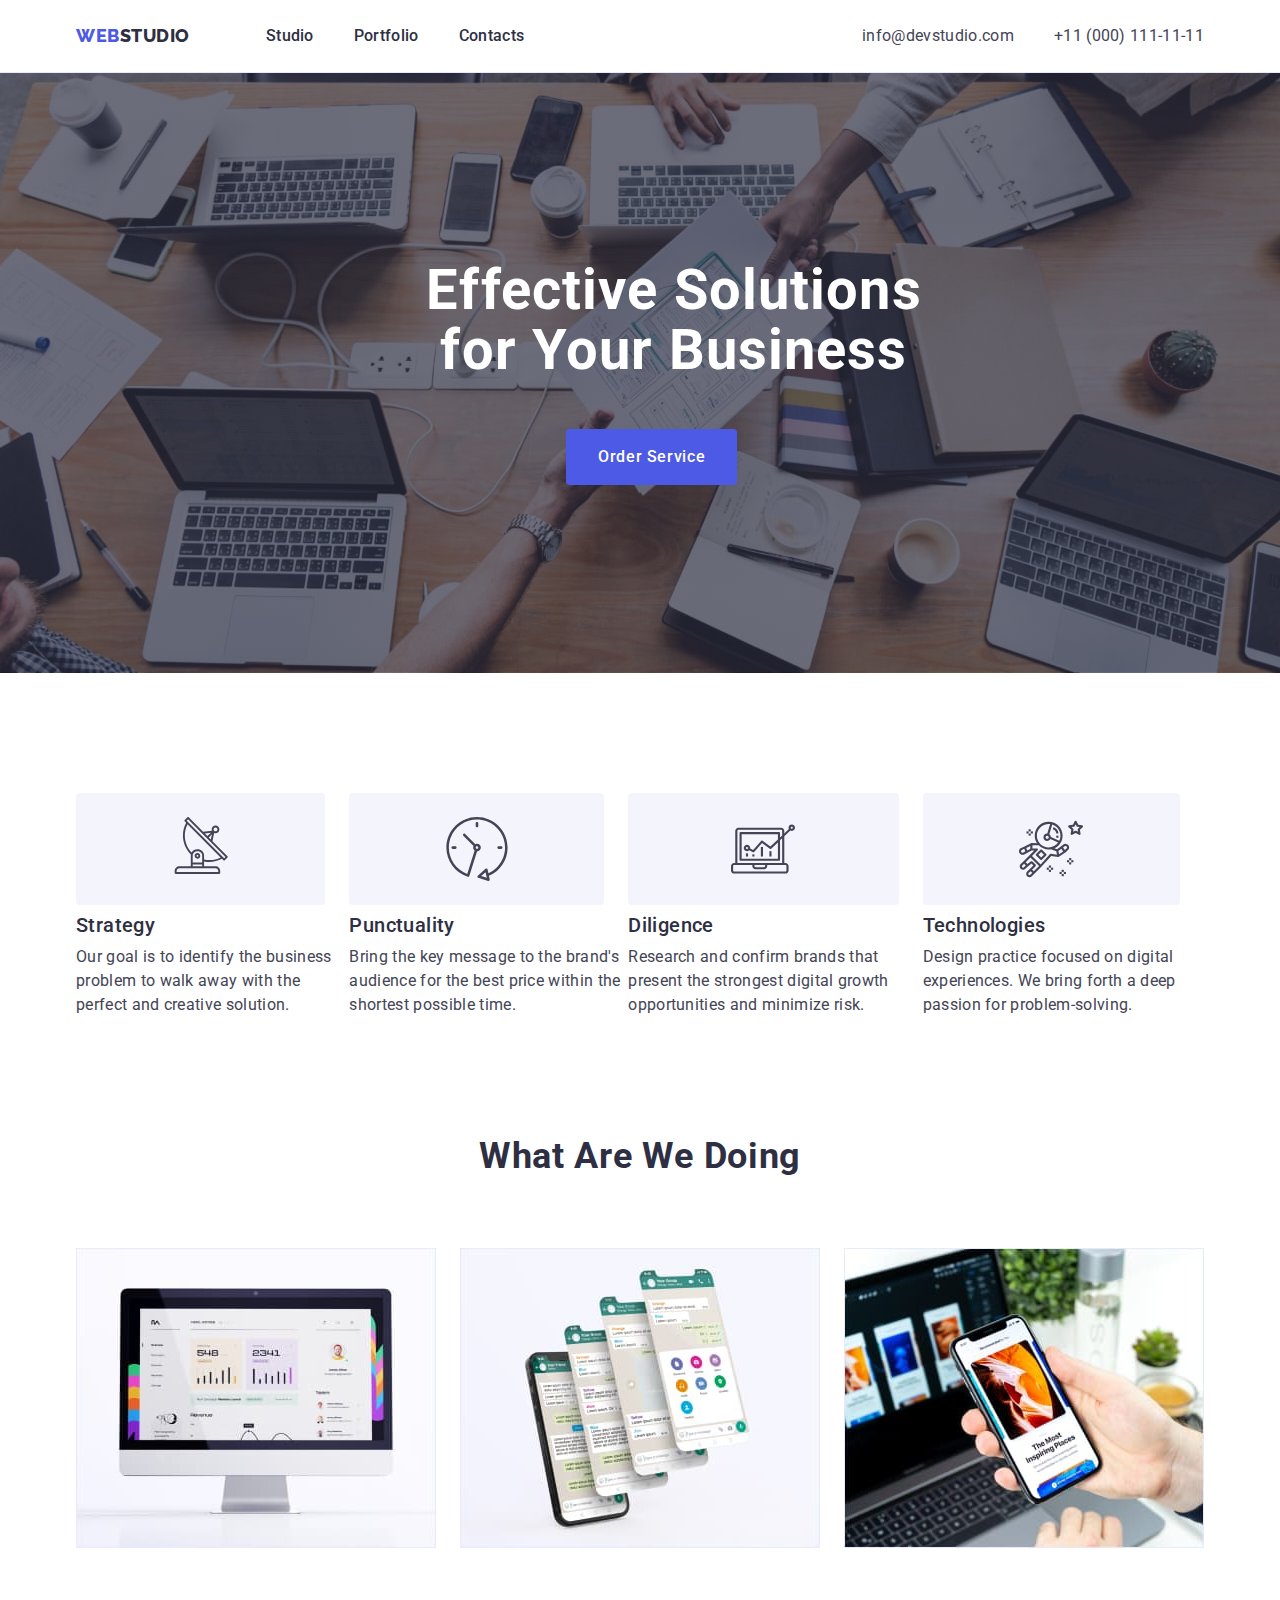
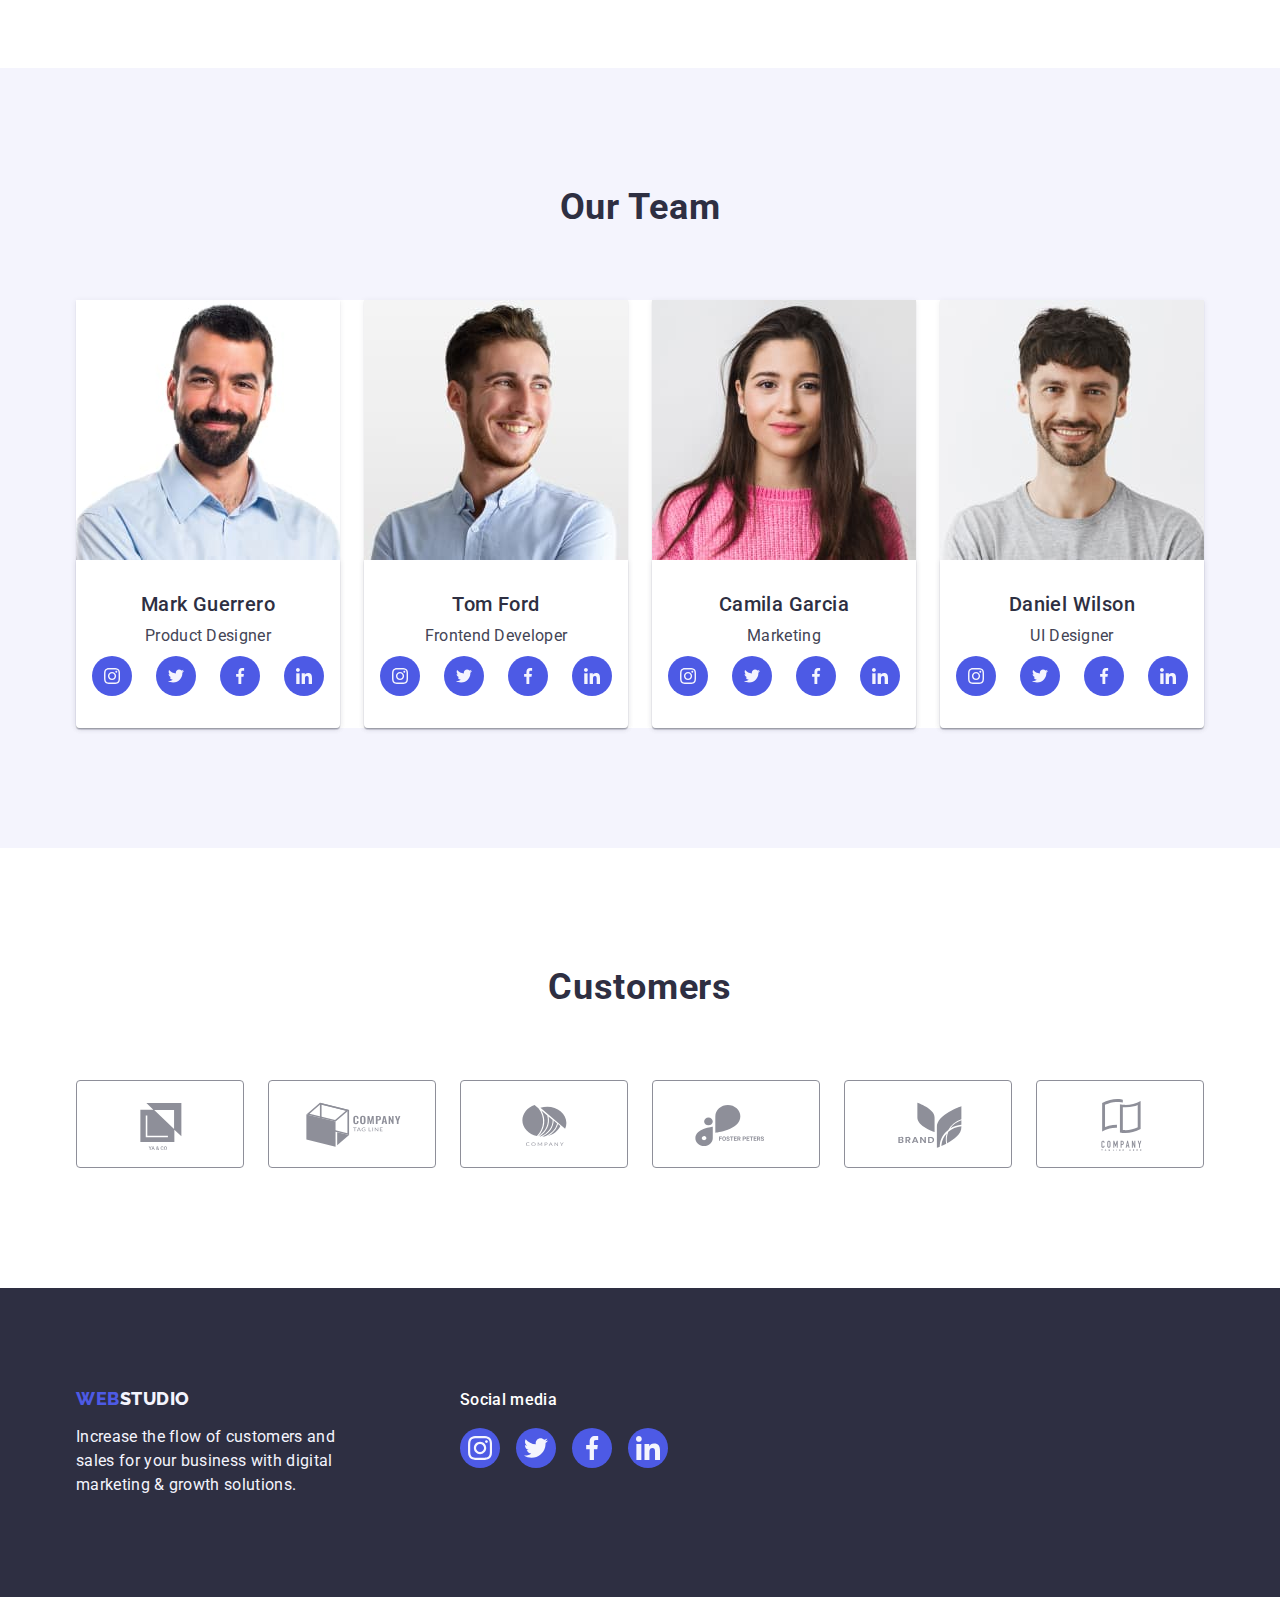
<file: index.html>
<!DOCTYPE html>
<html lang="en">

<head>
    <meta charset="UTF-8">
    <meta http-equiv="X-UA-Compatible" content="IE=edge">
    <meta name="viewport" content="width=device-width, initial-scale=1.0">
    <title>Document</title>
    <link rel="stylesheet"
        href="https://cdnjs.cloudflare.com/ajax/libs/modern-normalize/1.1.0/modern-normalize.min.css">
    <link rel="stylesheet" href="./css/styles.css">
    <link rel="preconnect" href="https://fonts.googleapis.com">
    <link rel="preconnect" href="https://fonts.gstatic.com" crossorigin>
    <link href="https://fonts.googleapis.com/css2?family=Raleway:wght@800&family=Roboto:wght@400;500;700&display=swap"
        rel="stylesheet">
</head>

<body>
    <!-- Header -->
    <header class="header">
        <div class="container page-header-cont">
            <nav class="navigation">
                <a class="logo-web link" href="./index.html">Web<span class="logo-studio link">Studio</span></a>
                <ul class="list menu">
                    <li class="menu-item"><a class="link menu-link" href="./index.html">Studio</a></li>
                    <li class="menu-item"><a class="link menu-link" href="./portfolio.html">Portfolio</a></li>
                    <li class="menu-item"><a class="link menu-link" href="">Contacts</a></li>
                </ul>
            </nav>
            <address class="adress">
                <ul class="list header-list">
                    <li class="item adress-item"><a class="link adress-link"
                            href="mailto:info@devstudio.com">info@devstudio.com</a></li>
                    <li class="item"><a class="link adress-link" href="tel:+110001111111">+11 (000) 111-11-11</a></li>
                </ul>
            </address>
        </div>
    </header>
    <main>
        <!-- Main section -->
        <section class="first-section" >
            <div class="container">
                <h1 class="tags-h">Effective Solutions for Your Business</h1>
                <button class="main-button" type="button">Order Service</button>
            </div>
        </section>
        <!-- Сharacteristic -->
        <section class="second-section">
            <div class="container">
                <h2 class="characteristic" hidden>Сharacteristic</h2>
                <ul class="list characteristic-list">
                    <li class="strategy item">
                      <div class="number-list-character">
<svg class="socials-icon-footer" width="64" height="64">
                                <use href="./images/icon.svg#icon-antenna"></use>
                            </svg>
                            </div>  
                        <h3 class="main-title ">Strategy</h3>
                        <p class="paragraph">Our goal is to identify the business
                            problem to walk away with the perfect and creative solution.</p>
                    </li>
                    <li class=" item">                      
                        <div class="number-list-character">
<svg class="socials-icon-footer" width="64" height="64">
                                <use href="./images/icon.svg#icon-clock"></use>
                            </svg>
                            </div>
                        <h3 class="main-title">Punctuality</h3>
                        <p class="paragraph">Bring the key message to the brand's audience for the best price within the
                            shortest possible
                            time.</p>
                    </li>
                    <li class=" item">                  
                        <div class="number-list-character">
<svg class="socials-icon-footer" width="64" height="64">
                                <use href="./images/icon.svg#icon-diagram"></use>
                            </svg>
                            </div>
                        <h3 class="main-title">Diligence</h3>
                        <p class="paragraph">Research and confirm brands that present the strongest digital growth
                            opportunities and minimize
                            risk.</p>
                    </li>
                    <li class=" item">            
                       <div class="number-list-character">
<svg class="socials-icon-footer" width="64" height="64">
                                <use href="./images/icon.svg#icon-astronaut"></use>
                            </svg>
                            </div> 
                        <h3 class="main-title">Technologies</h3>
                        <p class="paragraph">Design practice focused on digital experiences. We bring forth a deep
                            passion
                            for
                            problem-solving.</p>
                    </li>
                </ul>
            </div>
        </section>
        <!-- What are we doing -->
        <section class="doing-section">
            <div class="container">
                <h2 class="title">What are we doing</h2>
                <ul class="list doing-list">
                    <li class="doing-list-number"><img src="./images/imac.jpg" alt="i mac" width="360"></li>
                    <li class="doing-list-number"><img src="./images/phone.jpg" alt="phone" width="360"></li>
                    <li class="doing-list-number"><img src="./images/phoneimac.jpg" alt="phone and laptop" width="360">
                    </li>
                </ul>
            </div>
        </section>
        <!-- Our Team -->
        <section class="our-team">
            <div class="container">
                <h2 class="title">Our Team</h2>
                <ul class="list our-team-list">
                    <li class="first-list-punkt">
                        <img src="./images/mark.jpg" alt="a man with a thick beard in a shirt" width="264">
                        <div class="characteristic-team">
                            <h3 class="main-title">Mark Guerrero</h3>
                            <p class="paragraph">Product Designer</p>
                            <ul class="socials">
                                <li class="social-items list">
                                    <a href="" class="social-link" target=" blank" rel="noopener noreferrer">
                                        <svg class="socials-icon" width="16" height="16">
                                            <use href="./images/icon.svg#icon-instagram"></use>
                                        </svg>
                                    </a>
                                </li>
                                <li class="social-items list">
                                    <a href="" class="social-link" target=" blank" rel="noopener noreferrer">
                                        <svg class="socials-icon" width="16" height="16">
                                            <use href="./images/icon.svg#icon-twitter"></use>
                                        </svg>
                                    </a>
                                </li>
                                <li class="social-items list">
                                    <a href="" class="social-link" target=" blank" rel="noopener noreferrer">
                                        <svg class="socials-icon" width="16" height="16">
                                            <use href="./images/icon.svg#icon-facebook"></use>
                                        </svg>
                                    </a>
                                </li>
                                <li class="social-items list">
                                    <a href="" class="social-link" target=" blank" rel="noopener noreferrer">
                                        <svg class="socials-icon" width="16" height="16">
                                            <use href="./images/icon.svg#icon-linkedin"></use>
                                        </svg>
                                    </a>
                                </li>
                            </ul>
                        </div>
                    </li>
                    <li class="first-list-punkt">
                        <img src="./images/tom.jpg" alt="a man with a toothy smile" width="264">
                        <div class="characteristic-team">
                            <h3 class="main-title">Tom Ford</h3>
                            <p class="paragraph">Frontend Developer</p>
                            <ul class="socials">
                                <li class="social-items list">
                                    <a href="" class="social-link" target=" blank" rel="noopener noreferrer">
                                        <svg class="socials-icon" width="16" height="16">
                                            <use href="./images/icon.svg#icon-instagram"></use>
                                        </svg>
                                    </a>
                                </li>
                                <li class="social-items list">
                                    <a href="" class="social-link" target=" blank" rel="noopener noreferrer">
                                        <svg class="socials-icon" width="16" height="16">
                                            <use href="./images/icon.svg#icon-twitter"></use>
                                        </svg>
                                    </a>
                                </li>
                                <li class="social-items list">
                                    <a href="" class="social-link" target=" blank" rel="noopener noreferrer">
                                        <svg class="socials-icon" width="16" height="16">
                                            <use href="./images/icon.svg#icon-facebook"></use>
                                        </svg>
                                    </a>
                                </li>
                                <li class="social-items list">
                                    <a href="" class="social-link" target=" blank" rel="noopener noreferrer">
                                        <svg class="socials-icon" width="16" height="16">
                                            <use href="./images/icon.svg#icon-linkedin"></use>
                                        </svg>
                                    </a>
                                </li>
                            </ul>
                        </div>
                    </li>
                    <li class="first-list-punkt">
                        <img src="./images/camilia.jpg" alt="girl with long hair in a pink sweater" width="264">
                        <div class="characteristic-team">
                            <h3 class="main-title">Camila Garcia</h3>
                            <p class="paragraph">Marketing</p>
                            <ul class="socials">
                                <li class="social-items list">
                                    <a href="" class="social-link" target=" blank" rel="noopener noreferrer">
                                        <svg class="socials-icon" width="16" height="16">
                                            <use href="./images/icon.svg#icon-instagram"></use>
                                        </svg>
                                    </a>
                                </li>
                                <li class="social-items list">
                                    <a href="" class="social-link" target=" blank" rel="noopener noreferrer">
                                        <svg class="socials-icon" width="16" height="16">
                                            <use href="./images/icon.svg#icon-twitter"></use>
                                        </svg>
                                    </a>
                                </li>
                                <li class="social-items list">
                                    <a href="" class="social-link" target=" blank" rel="noopener noreferrer">
                                        <svg class="socials-icon" width="16" height="16">
                                            <use href="./images/icon.svg#icon-facebook"></use>
                                        </svg>
                                    </a>
                                </li>
                                <li class="social-items list">
                                    <a href="" class="social-link" target=" blank" rel="noopener noreferrer">
                                        <svg class="socials-icon" width="16" height="16">
                                            <use href="./images/icon.svg#icon-linkedin"></use>
                                        </svg>
                                    </a>
                                </li>
                            </ul>
                        </div>
                    </li>

                    <li class="first-list-punkt">
                        <img src="./images/daniel.jpg" alt="a man with a nice smile and a gray sweater" width="264">
                        <div class="characteristic-team">
                            <h3 class="main-title">Daniel Wilson</h3>
                            <p class="paragraph">UI Designer</p>
                            <ul class="socials">
                                <li class="social-items list">
                                    <a href="" class="social-link" target=" blank" rel="noopener noreferrer">
                                        <svg class="socials-icon" width="16" height="16">
                                            <use href="./images/icon.svg#icon-instagram"></use>
                                        </svg>
                                    </a>
                                </li>
                                <li class="social-items list">
                                    <a href="" class="social-link" target=" blank" rel="noopener noreferrer">
                                        <svg class="socials-icon" width="16" height="16">
                                            <use href="./images/icon.svg#icon-twitter"></use>
                                        </svg>
                                    </a>
                                </li>
                                <li class="social-items list">
                                    <a href="" class="social-link" target=" blank" rel="noopener noreferrer">
                                        <svg class="socials-icon" width="16" height="16">
                                            <use href="./images/icon.svg#icon-facebook"></use>
                                        </svg>
                                    </a>
                                </li>
                                <li class="social-items list">
                                    <a href="" class="social-link" target=" blank" rel="noopener noreferrer">
                                        <svg class="socials-icon" width="16" height="16">
                                            <use href="./images/icon.svg#icon-linkedin"></use>
                                        </svg>
                                    </a>
                                </li>
                            </ul>
                        </div>
                    </li>

                </ul>
            </div>
        </section>
        <!-- Customers -->
        <section class="sec-cust">
           <div class="container">
            <h2 class="title">Customers</h2>
            <ul class="customers list">
                <li class="list-customers">
                    <a href="" class="link-customers">
                        <svg class="customers-icon" width="104" height="56">
                            <use href="./images/icon.svg#icon-yaco"></use>
                        </svg>
                    </a>
                </li>
                <li class="list-customers">
                    <a href="" class="link-customers">
                        <svg class="customers-icon" width="104" height="56">
                            <use href="./images/icon.svg#icon-tagline"></use>
                        </svg>
                    </a>
                </li>
                <li class="list-customers">
                    <a href="" class="link-customers">
                        <svg class="customers-icon" width="104" height="56">
                            <use href="./images/icon.svg#icon-company"></use>
                        </svg>
                    </a>
                </li>
                <li class="list-customers">
                    <a href="" class="link-customers">
                        <svg class="customers-icon" width="104" height="56">
                            <use href="./images/icon.svg#icon-foster"></use>
                        </svg>
                    </a>
                </li>
                <li class="list-customers">
                    <a href="" class="link-customers">
                        <svg class="customers-icon" width="104" height="56">
                            <use href="./images/icon.svg#icon-brand"></use>
                        </svg>
                    </a>
                </li>
                <li class="list-customers">
                    <a href="" class="link-customers">
                        <svg class="customers-icon" width="104" height="56">
                            <use href="./images/icon.svg#icon-taling"></use>
                        </svg>
                    </a>
                </li>
            </ul>
        </div>
        </section>
    </main>
    <!-- Footer -->
    <footer class="footer">
        <div class="container cont-footer">
            <div class="main-info-footer">
                <a class=" link logo-footer" href="./index.html">Web<span
                        class="logo-studio-footer link">Studio</span></a>
                <p class="footer-p">Increase the flow of customers and sales for your business with digital marketing &
                    growth
                    solutions.</p>
            </div>
            <div class="contacts-icon-footer">
                <p class="footer-header">Social media</p>
                <ul class="socials-footer">
                    <li class="social-items-footer list">
                        <a href="" class="social-link-footer" target=" blank" rel="noopener noreferrer">
                            <svg class="socials-icon-footer" width="24" height="24">
                                <use href="./images/icon.svg#icon-instagram2"></use>
                            </svg>
                        </a>
                    </li>
                    <li class="social-items-footer list">
                        <a href="" class="social-link-footer" target=" blank" rel="noopener noreferrer">
                            <svg class="socials-icon-footer" width="24" height="24">
                                <use href="./images/icon.svg#icon-twitter2"></use>
                            </svg>
                        </a>
                    </li>
                    <li class="social-items-footer list">
                        <a href="" class="social-link-footer" target=" blank" rel="noopener noreferrer">
                            <svg class="socials-icon-footer" width="24" height="24">
                                <use href="./images/icon.svg#icon-facebook2"></use>
                            </svg>
                        </a>
                    </li>
                    <li class="social-items-footer list">
                        <a href="" class="social-link-footer" target=" blank" rel="noopener noreferrer">
                            <svg class="socials-icon-footer" width="24" height="24">
                                <use href="./images/icon.svg#icon-linkedin2"></use>
                            </svg>
                        </a>
                    </li>
                </ul>
            </div>
        </div>
    </footer>
</body>

</html>
</file>
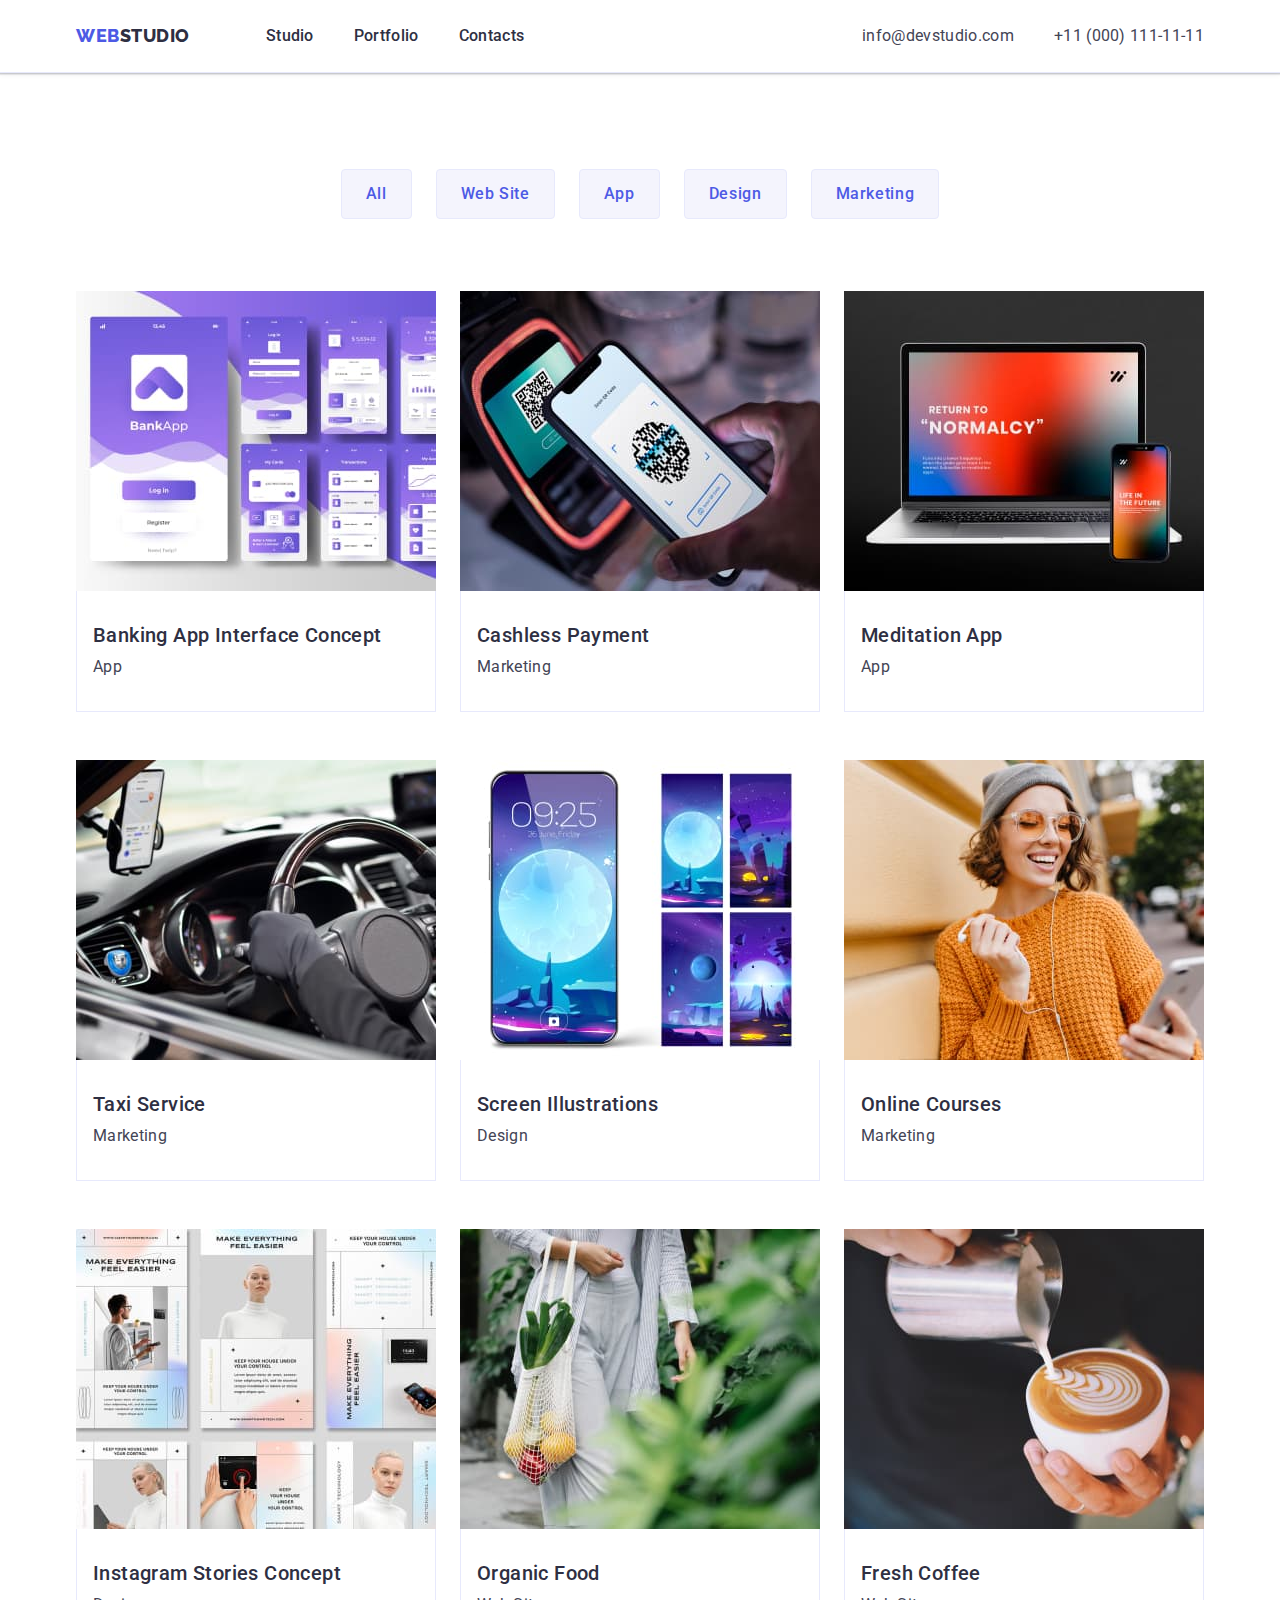
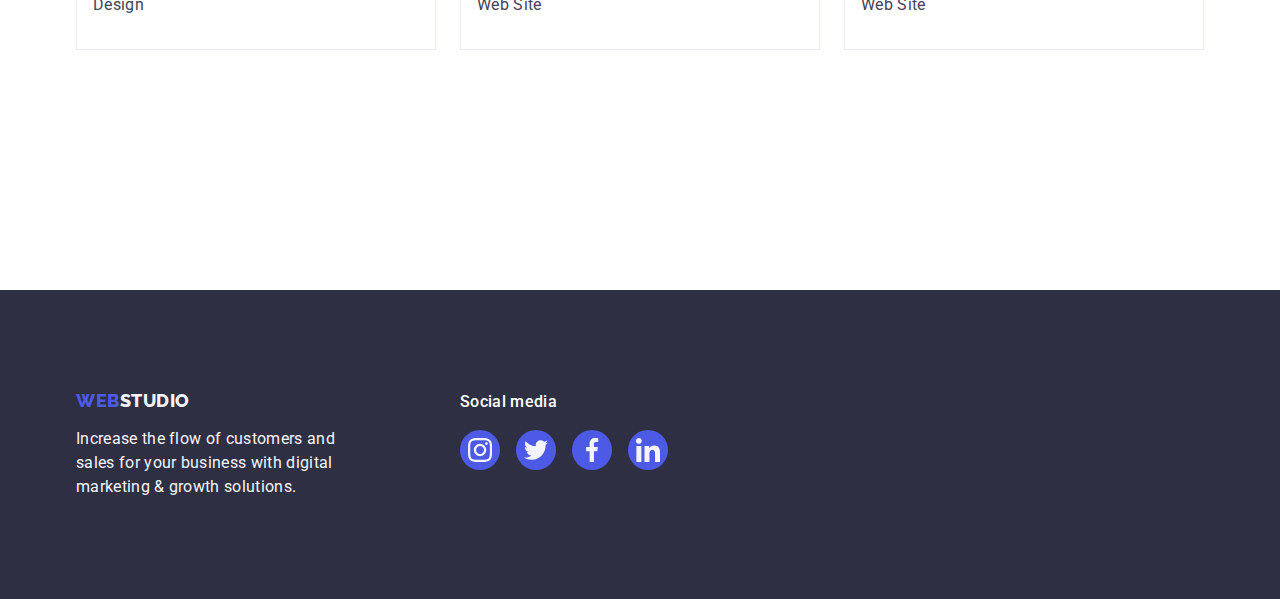
<file: portfolio.html>
<!DOCTYPE html>
<html lang="en">

<head>
    <meta charset="UTF-8">
    <meta http-equiv="X-UA-Compatible" content="IE=edge">
    <meta name="viewport" content="width=device-width, initial-scale=1.0">
    <title>Document</title>
    <link rel="stylesheet"
        href="https://cdnjs.cloudflare.com/ajax/libs/modern-normalize/1.1.0/modern-normalize.min.css">
    <link rel="stylesheet" href="./css/styles.css">
    <link rel="preconnect" href="https://fonts.googleapis.com">
    <link rel="preconnect" href="https://fonts.gstatic.com" crossorigin>
    <link href="https://fonts.googleapis.com/css2?family=Raleway:wght@800&family=Roboto:wght@400;500;700&display=swap"
        rel="stylesheet">
</head>

<body>
    <!-- HEADER -->
    <header class="header">
        <div class="container page-header-cont">
            <nav class="navigation">
                <a class="logo-web link" href="./index.html">Web<span class="logo-studio link">Studio</span></a>
                <ul class="list menu">
                    <li class="menu-item"><a class="link menu-link" href="./index.html">Studio</a></li>
                    <li class="menu-item"><a class="link menu-link" href="./portfolio.html">Portfolio</a></li>
                    <li class="menu-item"><a class="link menu-link" href="">Contacts</a></li>
                </ul>
            </nav>
            <address class="adress">
                <ul class="list header-list">
                    <li class="item adress-item"><a class="link adress-link" href="mailto:info@devstudio.com">info@devstudio.com</a></li>
                    <li class="item"><a class="link adress-link" href="tel:+110001111111">+11 (000) 111-11-11</a></li>
                </ul>
            </address>
        </div>
            </header>
    <main>
        <section class="hero">
            <div class="container">
            <h1 hidden>RUBA</h1>
            <ul class="list porfolio-button">
                <li class="buttons-list"><button class="buttons" type="button">All</button></li>
                <li class="buttons-list"><button class="buttons" type="button">Web Site</button></li>
                <li class="buttons-list"><button class="buttons" type="button">App</button></li>
                <li class="buttons-list"><button class="buttons" type="button">Design</button></li>
                <li class="buttons-list"><button class="buttons" type="button">Marketing</button></li>
            </ul>
            <ul class="list portfolio-list">
                <li class="list-project">
                    <a class="link portfolio-link" href="">
                        <img src="./images/banking-interface.jpg" alt="app banking interface" width="360">
                        <div class="portfolio-img-character">
                        <h2 class="main-title">Banking App Interface Concept</h2>
                        <p class="paragraph">App</p>
                        </div>
                    </a>

                </li>
                <li class="list-project">
                    <a class="link portfolio-link" href="">
                        <img class="project-img" src="./images/payment.jpg" alt="pay phone" width="360">
                        <div class="portfolio-img-character">
                        <h2 class="main-title">Cashless Payment</h2>
                        <p class="paragraph">Marketing</p>
                        </div>
                    </a>

                </li>
                <li class="list-project">
                    <a class="link portfolio-link" href="">
                        <img class="project-img" src="./images/meditation-app.jpg" alt="phone with laptop" width="360">
                        <div class="portfolio-img-character">
                        <h2 class="main-title">Meditation App</h2>
                        <p class="paragraph">App</p>
                        </div>
                    </a>

                </li>
                <li class="list-project">
                    <a class="link portfolio-link" href="">
                        <img class="project-img" src="./images/taxi.jpg" alt="car with phone" width="360">
                        <div class="portfolio-img-character">
                        <h2 class="main-title">Taxi Service</h2>
                        <p class="paragraph">Marketing</p>
                        </div>
                    </a>

                </li>
                <li class="list-project">
                    <a class="link portfolio-link" href="">
                        <img class="project-img" src="./images/screen-illustration.jpg" alt="phone with illustration" width="360">
                        <div class="portfolio-img-character">
                        <h2 class="main-title">Screen Illustrations</h2>
                        <p class="paragraph">Design</p>
                        </div>
                    </a>

                </li>
                <li class="list-project">
                    <a class="link portfolio-link" href="">
                        <img class="project-img" src="./images/online-courses.jpg" alt="girl in sunglases" width="360">
                        <div class="portfolio-img-character">
                        <h2 class="main-title">Online Courses</h2>
                        <p class="paragraph">Marketing</p>
                        </div>
                    </a>

                </li>
                <li class="list-project">
                    <a class="link portfolio-link" href="">
                        <img class="project-img" src="./images/inst-stories.jpg" alt="instagram stories concept" width="360">
                        <div class="portfolio-img-character">
                        <h2 class="main-title">Instagram Stories Concept</h2>
                        <p class="paragraph">Design</p>
                        </div>
                    </a>

                </li>
                <li class="list-project">
                    <a class="link portfolio-link" href="">
                        <img class="project-img" src="./images/organic-food.jpg" alt="food in packet" width="360">
                        <div class="portfolio-img-character">
                        <h2 class="main-title">Organic Food</h2>
                        <p class="paragraph">Web Site</p>
                        </div>
                    </a>

                </li>
                <li class="list-project">
                    <a class="link portfolio-link" href="">
                        <img class="project-img" src="./images/fresh-coffee.jpg" alt="a cup of coffee" width="360">
                        <div class="portfolio-img-character">
                        <h2 class="main-title" >Fresh Coffee</h2>
                        <p class="paragraph">Web Site</p>
                        </div>
                    </a>

                </li>
            </ul>
        </div>
        </section>
    </main>
    <!-- Footer -->
    <footer class="footer">
        <div class="container cont-footer">
            <div class="main-info-footer">
                <a class=" link logo-footer" href="./index.html">Web<span
                        class="logo-studio-footer link">Studio</span></a>
                <p class="footer-p">Increase the flow of customers and sales for your business with digital marketing &
                    growth
                    solutions.</p>
            </div>
            <div class="contacts-icon-footer">
                <p class="footer-header">Social media</p>
                <ul class="socials-footer">
                    <li class="social-items-footer list">
                        <a href="" class="social-link-footer" target=" blank" rel="noopener noreferrer">
                            <svg class="socials-icon-footer" width="24" height="24">
                                <use href="./images/icon.svg#icon-instagram2"></use>
                            </svg>
                        </a>
                    </li>
                    <li class="social-items-footer list">
                        <a href="" class="social-link-footer" target=" blank" rel="noopener noreferrer">
                            <svg class="socials-icon-footer" width="24" height="24">
                                <use href="./images/icon.svg#icon-twitter2"></use>
                            </svg>
                        </a>
                    </li>
                    <li class="social-items-footer list">
                        <a href="" class="social-link-footer" target=" blank" rel="noopener noreferrer">
                            <svg class="socials-icon-footer" width="24" height="24">
                                <use href="./images/icon.svg#icon-facebook2"></use>
                            </svg>
                        </a>
                    </li>
                    <li class="social-items-footer list">
                        <a href="" class="social-link-footer" target=" blank" rel="noopener noreferrer">
                            <svg class="socials-icon-footer" width="24" height="24">
                                <use href="./images/icon.svg#icon-linkedin2"></use>
                            </svg>
                        </a>
                    </li>
                </ul>
            </div>
        </div>
    </footer>
</body>

</html>
</file>
<file: css/styles.css>
:root {}

h1,
h2,
h3,
h4,
h5,
h6,
p {
    margin: 0;
}


ol,
ul {
    margin: 0;
    padding: 0;
}

img {
    display: block;
}

.list {
    list-style: none;
}

.link {
    text-decoration: none;
    cursor: pointer;
}

button {
    cursor: pointer;
}

.container {
    max-width: 1158px;
    margin-left: auto;
    margin-right: auto;
    padding-left: 15px;
    padding-right: 15px;
}


body {
   
    font-family: 'Roboto', sans-serif;
    color: #434455;
    background-color: #FFFFFF;
}

.main-title {
    font-weight: 500;
    font-size: 20px;
    line-height: 1.2;
    letter-spacing: 0.02em;
    color: #2E2F42;

    margin-bottom: 8px;

}

/* HEADER */
.header {
    padding-top: 24px;
    padding-bottom: 24px;
    border-bottom: 1px solid #e7e9fc;
    box-shadow: 0px 2px 1px rgba(46, 47, 66, 0.08), 0px 1px 1px rgba(46, 47, 66, 0.16), 0px 1px 6px rgba(46, 47, 66, 0.08);
}

.page-header-cont {
    display: flex;
    align-items: center;
}

.navigation {
    display: flex;
    align-items: center;
}

.logo-web {
    font-family: 'Raleway';
    font-style: normal;
    font-size: 18px;
    font-weight: 800;
    font-size: 18px;
    line-height: 1.17;
    display: flex;
    align-items: center;
    letter-spacing: 0.03em;
    text-transform: uppercase;
    color: #4D5AE5;

    margin-right: 76px;

   
}

.logo-studio {
    font-weight: 800;
    font-size: 18px;
    line-height: 1.17;
    display: flex;
    align-items: center;
    letter-spacing: 0.03em;
    text-transform: uppercase;
    color: #2E2F42;

    
}

.menu-link {
    font-weight: 500;
    font-size: 16px;
    line-height: 24px;
    letter-spacing: 0.02em;
    color: #2E2F42;
    font-family: 'Roboto';

    padding: 24px 0;

}

.menu :not(:last-child) {
    margin-right: 40px;
}


.menu-link:hover,
.menu-link:focus {
    font-weight: 500;
    font-size: 16px;
    line-height: 24px;
    letter-spacing: 0.02em;
    color: #404BBF;
}

.menu {
    display: flex;
    align-items: center;
}


/* HEADER ADRESS */
.adress {
    font-style: normal;
    margin-left: auto;

}

.adress-link {
    font-size: 16px;
    line-height: 24px;
    letter-spacing: 0.02em;
    color: #434455;
}

.adress-link:hover,
.adress-link:focus {
    font-weight: 400;
    font-size: 16px;
    line-height: 24px;
    letter-spacing: 0.02em;
    color: #404BBF;
}

.header-list {
    display: flex;
    margin-right: auto;
}

.adress-item {
    margin-right: 40px;
}

/* First section */
.first-section {
    max-width: 1440px;
    margin: 0 auto;
    padding: 188px 0;
    text-align: center;
    background: #2E2F42;
    background-image: linear-gradient(rgba(46, 47, 66, 0.7), rgba(46, 47, 66, 0.7)), url(../images/people-office.jpg);

    background-repeat: no-repeat;
    background-position: center;
    background-size: cover;
}

.main-button {
    font-style: normal;
    font-weight: 500;
    font-size: 16px;
    line-height: 24px;
    display: flex;
    align-items: center;
    letter-spacing: 0.04em;
    color: #FFFFFF;
    background: #4D5AE5;

    padding: 16px 32px 16px 32px;
    min-width: 170px;
    display: block;
    min-width: 169px;
    height: 56px;
    border: none;
    border-radius: 4px;
    margin-left: 490px;
}

.main-button:hover,
.main-button:focus {
    background-color: #404BBF
}

.tags-h {
    font-weight: 700;
    font-size: 56px;
    line-height: 1.07;
    text-align: center;
    letter-spacing: 0.02em;
    color: #FFFFFF;

    max-width: 496px;
    margin-bottom: 48px;
    margin-left: 350px;
}

/* CHARACTERISTIC */
.second-section {
    padding: 120px 0;
}

.characteristic-list {
    display: flex;
}



.paragraph {
    font-size: 16px;
    line-height: 24px;
    letter-spacing: 0.02em;
    color: #434455;
}

.number-list-character {
    display: flex;
    align-items: center;
    justify-content: center;
    height: 112px;
    background-color: #f4f4fd;
    margin-bottom: 8px;
    border-radius: 4px;
    margin-right: 24px;
}


.number-list-character:nth-child(1)::before {
    background-image: url(../images/strategy.png);
}

.number-list-character:nth-child(2)::before {
    background-image: url(../images/punctuality.png);
}

.number-list-character:nth-child(3)::before {
    background-image: url(../images/delligence.png);
}

.number-list-character:nth-child(4)::before {
    background-image: url(../images/tehnologis.png);
}

/* WHAT ARE WE DOING */
.doing-list {
    display: flex;
    justify-content: center;
}

.doing-list :not(:last-child) {
    margin-right: 24px;
}

.doing-section {
    padding-bottom: 120px;

}

.title {
    font-weight: 700;
    font-size: 36px;
    line-height: 1.1;
    text-align: center;
    letter-spacing: 0.02em;
    text-transform: capitalize;
    color: #2E2F42;

    margin-bottom: 72px;
}

.doing-list-number {
    width: calc((100% - 48px) / 3);
}

/* OUR TEAM */
.our-team {
    padding: 120px 0;
    background: #F4F4FD;
}

.our-team-list {
    display: flex;
    background-color: #FFFFFF;

}

.our-team-list {
    gap: 24px;
}



.characteristic-team {
    padding: 32px 0;
    border-radius: 0px 0px 4px 4px;
    background: #FFFFFF;
    box-shadow: 0px 1px 6px rgba(46, 47, 66, 0.08), 0px 1px 1px rgba(46, 47, 66, 0.16), 0px 2px 1px rgba(46, 47, 66, 0.08);
    border-radius: 0px 0px 4px 4px;
}

.first-list-punkt {
    text-align: center;
    width: calc((100% - 72px) / 4);
    background-color: #FFFFFF;

    box-shadow: 0px 1px 6px rgba(46, 47, 66, 0.08), 0px 1px 1px rgba(46, 47, 66, 0.16), 0px 2px 1px rgba(46, 47, 66, 0.08);
    border-radius: 0px 0px 4px 4px;
    ;
}


.socials {
    display: flex;
    gap: 24px;
    margin-top: 8px;

    justify-content: center;
}

.social-link {
    width: 40px;
    height: 40px;
    background-color: #4D5AE5;
    display: flex;
    border-radius: 50%;
    align-items: center;
    justify-content: center;
    color: #F4F4FD;
}

.socials-icon {
    fill: currentColor;
}

.social-link:hover,
.social-link:focus {
    background-color: #404BBF;
}

/* CUSTOMERS */

.sec-cust {
    padding: 120px 0;
}

.customers {
    display: flex;
    gap: 24px;
}

.list-customers {
    width: calc((100% - 120px) / 6);
    height: 88px;
}

.link-customers {
    width: 168px;

    width: 100%;
    height: 100%;
    border: 1px solid #8e8f99;
    border-radius: 4px;
    display: flex;
    align-items: center;
    justify-content: center;
    color: #8e8f99;
}

.link-customers:hover,
.link-customers:focus {
    border-color: #404bbf;
    color: #404bbf;
}

.customers-icon {
    fill: currentColor;
}


/* FOOTER */


.footer {
    font-size: 16px;
    line-height: 24px;
    letter-spacing: 0.02em;
    color: #F4F4FD;
    background: #2E2F42;
    padding: 100px 0;
}

.footer-p {
    width: 264px;
}

.logo-studio-footer {
    font-family: 'Raleway', sans-serif;
    font-style: normal;
    font-weight: 800;
    font-size: 18px;
    line-height: 1.17;
    display: flex;
    align-items: center;
    letter-spacing: 0.03em;
    text-transform: uppercase;
    color: #F4F4FD;
}

.cont-footer {
    align-items: baseline;
    display: flex;
}

.main-info-footer{
    gap: 120px;
}

.footer-header {
    font-weight: 500;
    font-size: 16;
    line-height: 1.5;
    letter-spacing: 0.02em;
    color: #FFFFFF;
    margin-bottom: 16px;
}

.socials-footer {
    display: flex;
    list-style: none;
    align-items: center;
    justify-content: center;
    gap: 16px;
}

.social-link-footer {
    width: 40px;
    height: 40px;
    background-color: #4D5AE5;
    display: flex;
    border-radius: 50%;
    align-items: center;
    justify-content: center;
    color: #F4F4FD;
}

.socials-icon-footer {
    fill: currentColor;
}

.social-link-footer:hover,
.social-link-footer:focus {
    background-color: #31D0AA;
}

.contacts-icon-footer {
    margin-left: 120px;
}

/* BUTTONS */


.buttons {
    font-weight: 500;
    font-size: 16px;
    line-height: 1.5;
    display: flex;
    align-items: center;
    text-align: center;
    letter-spacing: 0.04em;
    color: #4D5AE5;

    display: flex;
    flex-direction: row;
    align-items: flex-start;
    padding: 11px 23px;
    gap: 24px;
    background-color: #F4F4FD;
    border: 1px solid #e7e9fc;
    border-radius: 4px;
    padding: 12px 24px;
}

.buttons:hover,
.buttons:focus {
    color: #FFFFFF;
    background-color: #404BBF;
    border: 1px solid transparent;
    box-shadow: 0px 3px 1px rgba(0, 0, 0, 0.1), 0px 2px 1px rgba(0, 0, 0, 0.08), 0px 2px 2px rgba(0, 0, 0, 0.12);
}

.four-section {
    background-color: #F4F4FD;
}

.first-list-punkt {
    background-color: #FFFFFF;
}

/* PORTFOLIOHERO */
.hero {
    padding: 96px 0 120px;
}



.porfolio-button {
    display: flex;
    align-items: center;
    gap: 24px;
    margin-bottom: 72px;
    justify-content: center;

}


.portfolio-list {
    display: flex;
    justify-content: center;
    flex-wrap: wrap;
    column-gap: 24px;
    row-gap: 48px;
}


.portfolio-list {
    padding-bottom: 120px;
}

.list-project {
    width: calc((100% - 48px) / 3);
    
}

.portfolio-img-character {
    text-decoration: none;
    padding: 32px 16px;
    border: 1px solid #e7e9fc;
    border-top: none;
}

.portfolio-link {
    display: block;
}

.portfolio-link:hover,
.portfolio-link:focus {
    box-shadow: 0px 1px 6px rgba(46, 47, 66, 0.08), 0px 1px 1px rgba(46, 47, 66, 0.16), 0px 2px 1px rgba(46, 47, 66, 0.08);
}


.logo-footer {
    display: inline-block;
    font-family: 'Raleway';
    font-style: normal;
    font-weight: 800;
    font-size: 18px;
    line-height: 21px;

    align-items: center;
    letter-spacing: 0.03em;
    text-transform: uppercase;
    color: #4D5AE5;

    flex: none;
    order: 0;
    flex-grow: 0;
    margin-bottom: 16px;
}


.logo-studio-footer {
    display: inline-block;
}
</file>
